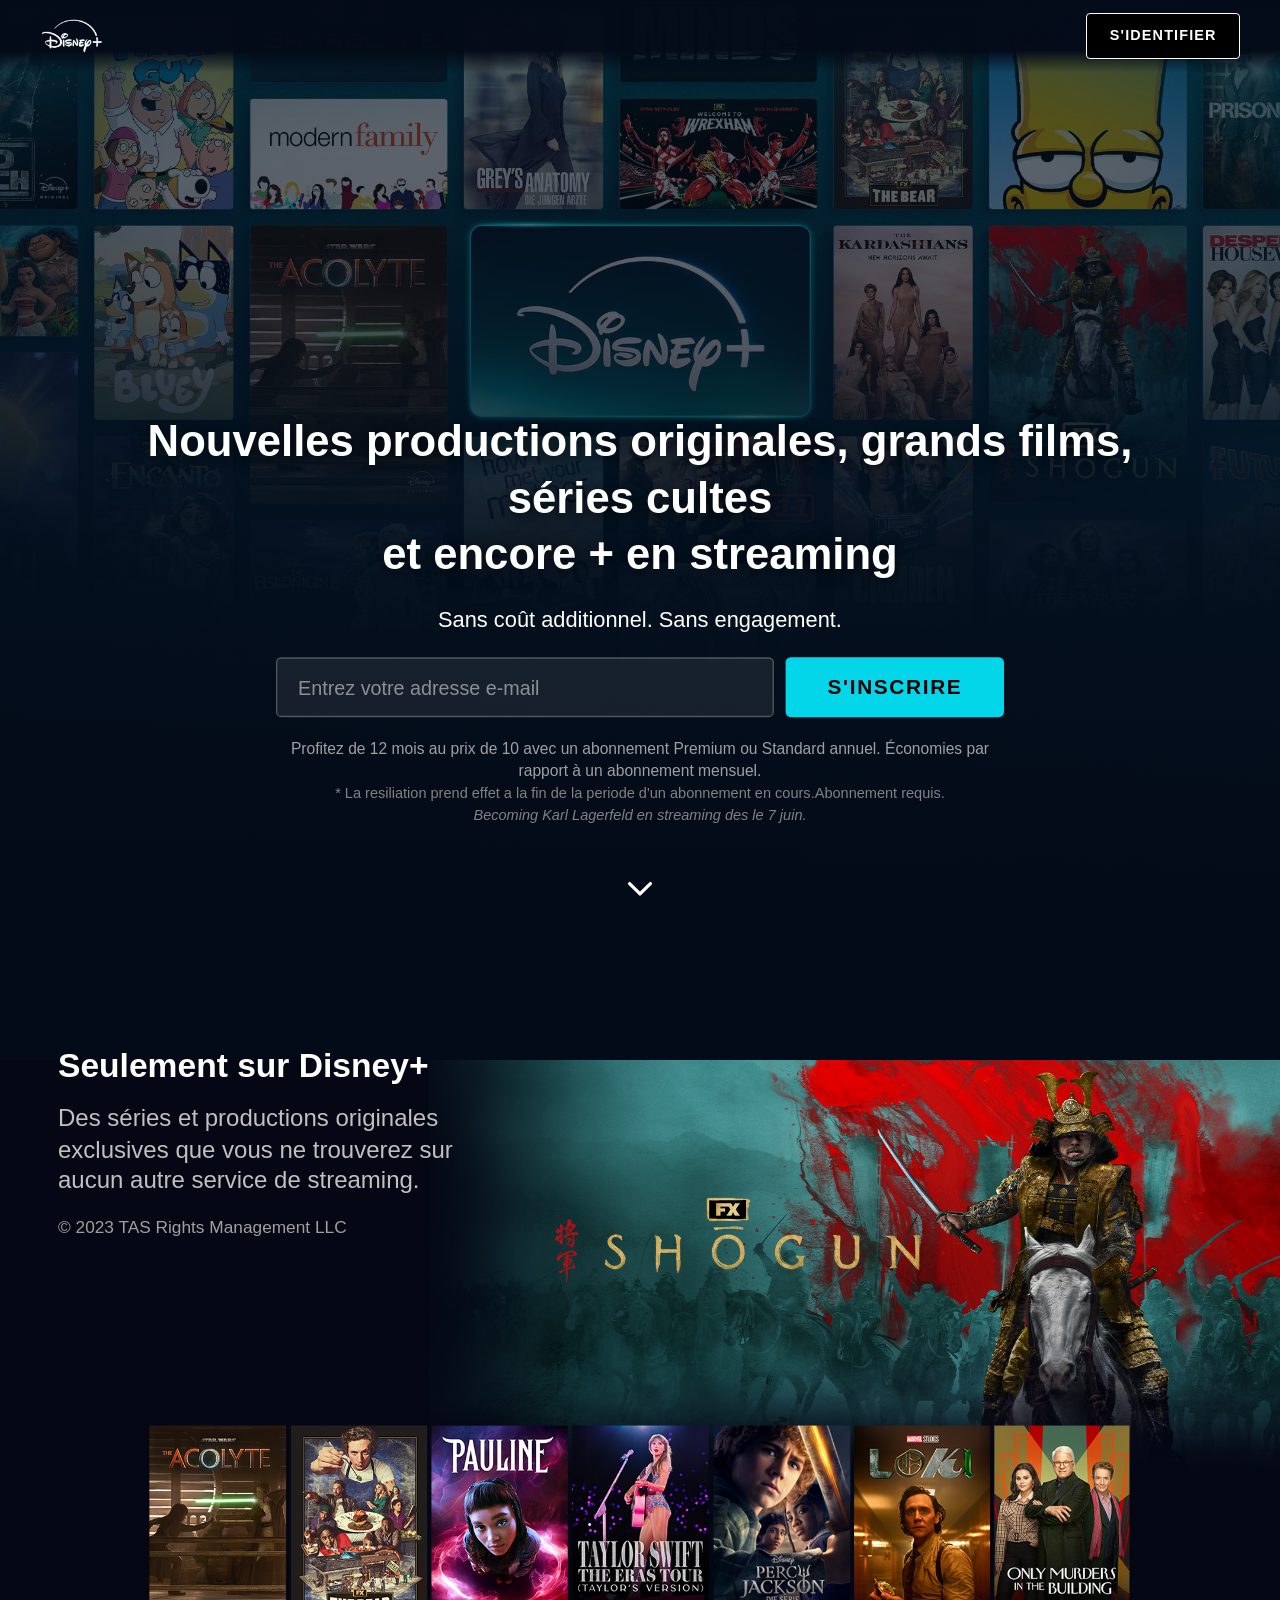
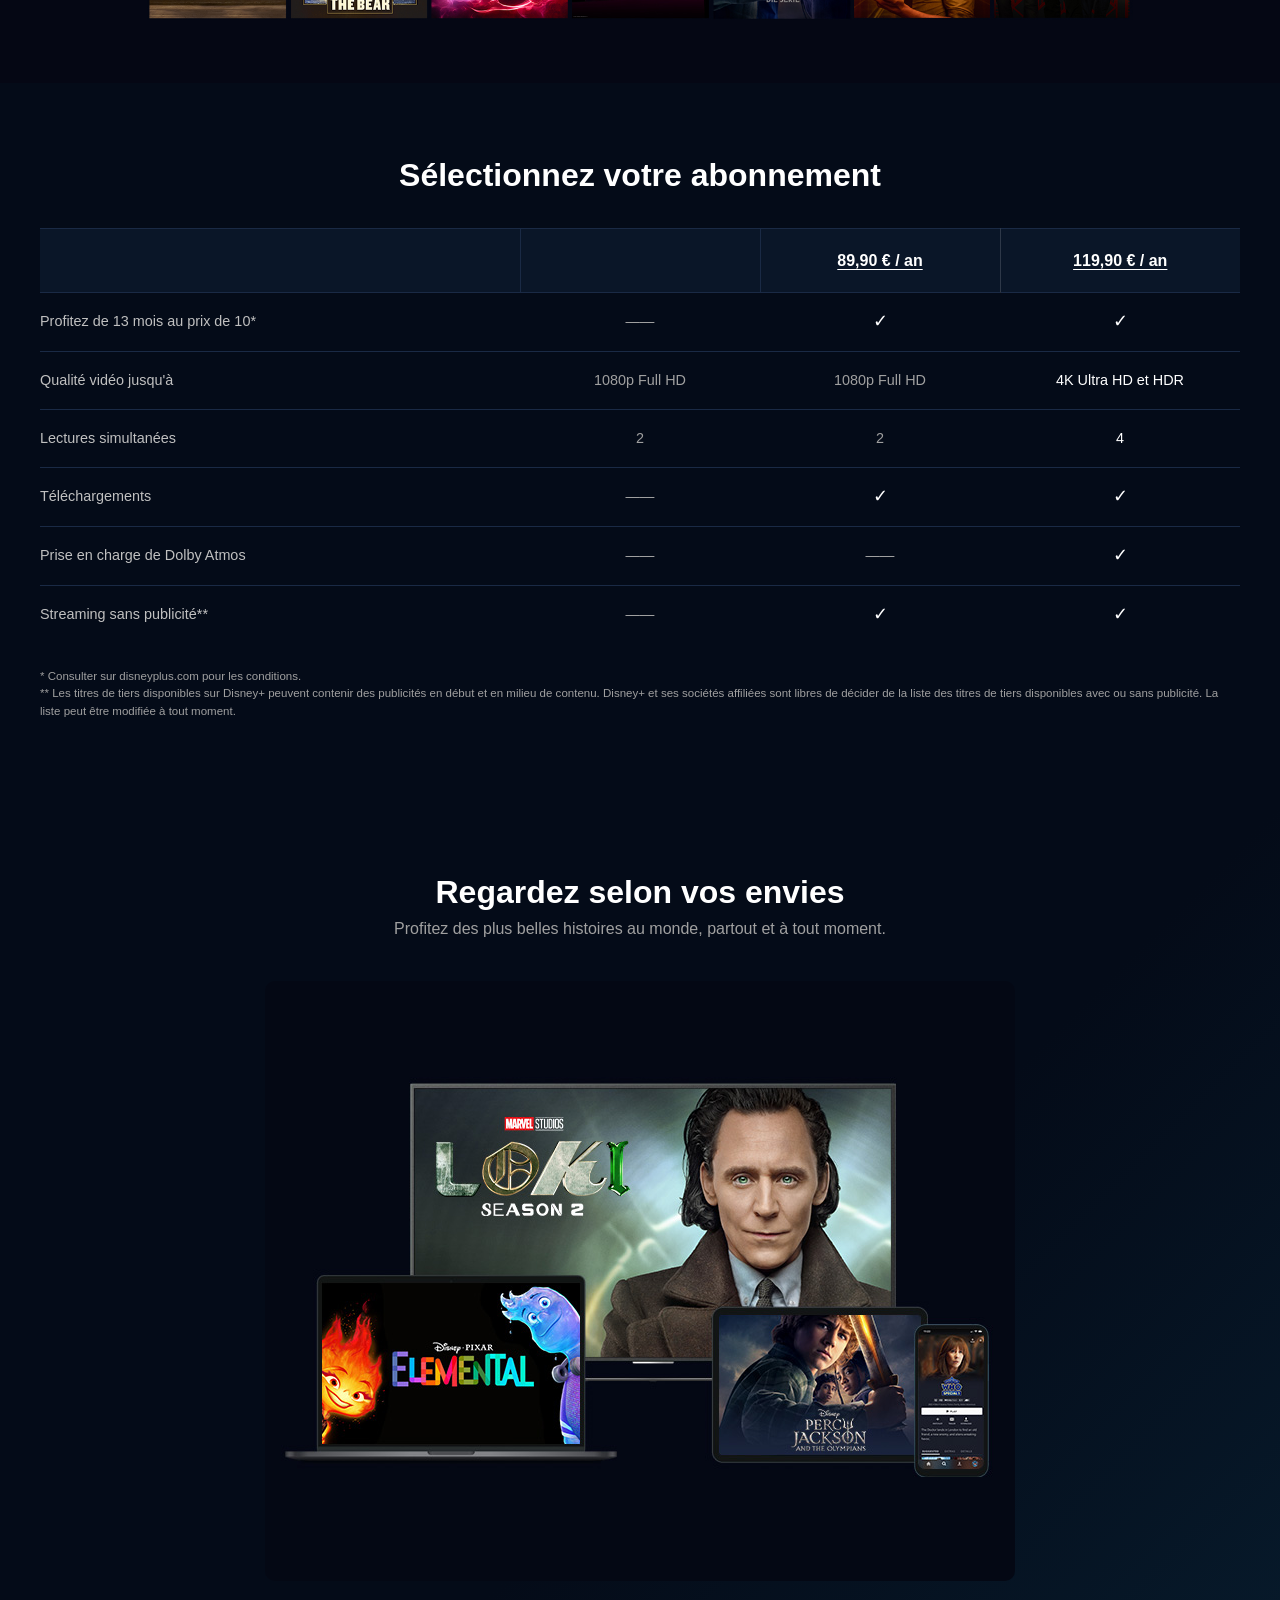
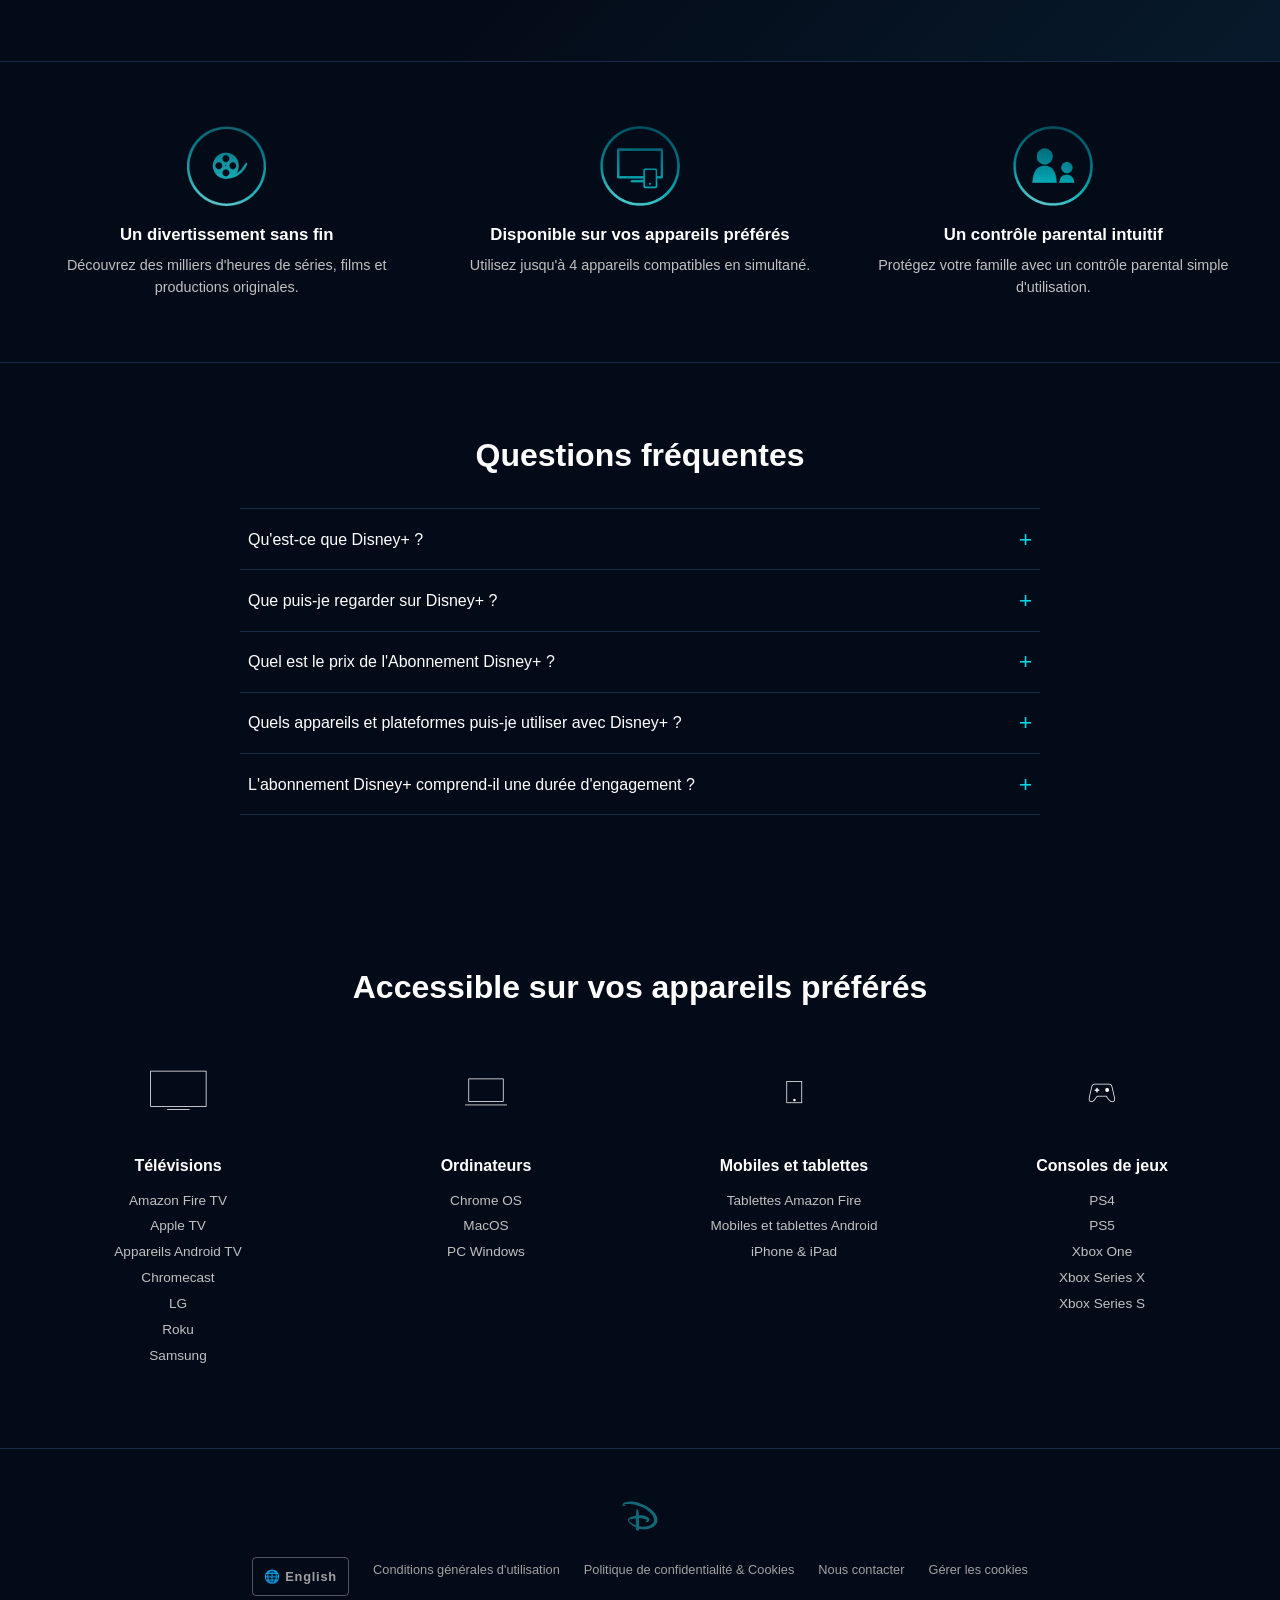
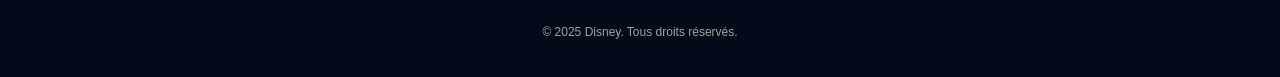
<file: index.html>
<!DOCTYPE html>
<html lang="fr">

<head>
  <meta charset="UTF-8" />
  <meta name="viewport" content="width=device-width, initial-scale=1.0" />
  <meta name="description"
    content="Disney+ – Nouvelles productions originales, grands films, séries cultes et encore + en streaming. Sans coût additionnel. Sans engagement." />
  <meta name="keywords"
    content="Disney+, streaming, films, séries, abonnement, Disney, Marvel, Star Wars, Pixar, National Geographic" />
  <title>Disney+ | Abonnement Streaming | Films, Séries, Originaux</title>
  <link rel="icon" type="image/x-icon" href="img/favicon-v2.ico" />
  <link rel="stylesheet" href="style.css" />
  <link rel="alternate" hreflang="en" href="index-en.html" />
</head>

<body>

  <!-- HEADER / NAV -->
  <header class="site-header">
    <nav class="navbar">
      <a href="index.html" class="nav-logo">
        <img src="img/grand-logo-disney-plus.png" alt="Disney+" class="logo-img" />
      </a>
      <div class="nav-right">
        <a href="developpement.html" class="btn inscrire">S'IDENTIFIER</a>
      </div>
    </nav>
  </header>

  <main>

    <!-- HERO SECTION -->
    <section class="hero" id="hero">
      <div class="hero-bg-grid">
        <img src="img/original_2.jpeg" alt="Série" class="grid-img" />
      </div>
      <div class="hero-overlay"></div>
      <div class="hero-content">
        <h1 class="hero-title">Nouvelles productions originales, grands films, séries cultes<br />et encore + en
          streaming</h1>
        <p class="hero-sub">Sans coût additionnel. Sans engagement.</p>
        <form class="hero-form" id="subscribe" novalidate>
          <label for="email" class="sr-only">Adresse e-mail</label>
          <input type="email" id="email" name="email" class="hero-input" placeholder="Entrez votre adresse e-mail"
            required />
          <button type="submit" class="btn btn-primary btn-large">S'INSCRIRE</button>
        </form>
        <p class="hero-legal">Profitez de 12 mois au prix de 10 avec un abonnement Premium ou Standard annuel. Économies
          par rapport à un abonnement mensuel.<br /><small>* La resiliation prend effet a la fin de la periode d'un
            abonnement en cours.Abonnement requis.</small><br><i><small>Becoming Karl Lagerfeld en streaming des le 7
              juin.</small></i></p>
        <a href="#plans" class="scroll-arrow" aria-label="Voir les abonnements">
          <svg width="32" height="32" viewBox="0 0 32 32" fill="none">
            <path d="M8 13l8 8 8-8" stroke="white" stroke-width="2.5" stroke-linecap="round" stroke-linejoin="round" />
          </svg>
        </a>
      </div>
    </section>

    <!-- EXCLUSIVE SECTION -->
    <section class="exclusive-section">
      <div class="exclusive-inner">
        <div class="exclusive-text">
          <span class="exclusive-label">Seulement sur Disney+</span>
          <p class="exclusive-desc">Des séries et productions originales exclusives que vous ne trouverez sur aucun
            autre service de streaming.</p>
          <p class="exclusive-copy-small">© 2023 TAS Rights Management LLC</p>
        </div>
        <div class="exclusive-hero-img">
          <img src="img/original_4.jpeg" alt="Shogun – Seulement sur Disney+" />
        </div>
      </div>

      <!-- PLANS SECTION -->
      <section class="plans-section" id="plans">
        <h2 class="section-title">Sélectionnez votre abonnement</h2>
        <div class="plans-table-wrapper">
          <table class="plans-table" role="table" aria-label="Tableau des abonnements Disney+">
            <tbody>
              <tr class="plans-header-row">
                <td class="feature-col"></td>
                <td class="plan-col"></td>
                <td class="plan-col plan-price-cell"><span class="plan-price">89,90 € / an</span></td>
                <td class="plan-col plan-col--highlight plan-price-cell"><span class="plan-price">119,90 € / an</span>
                </td>
              </tr>
              <tr>
                <td class="feature-label">Profitez de 13 mois au prix de 10*</td>
                <td class="plan-val">——</td>
                <td class="plan-val"><span class="check-icon">✓</span></td>
                <td class="plan-val plan-val--highlight"><span class="check-icon">✓</span></td>
              </tr>
              <tr>
                <td class="feature-label">Qualité vidéo jusqu'à</td>
                <td class="plan-val">1080p Full HD</td>
                <td class="plan-val">1080p Full HD</td>
                <td class="plan-val plan-val--highlight">4K Ultra HD et HDR</td>
              </tr>
              <tr>
                <td class="feature-label">Lectures simultanées</td>
                <td class="plan-val">2</td>
                <td class="plan-val">2</td>
                <td class="plan-val plan-val--highlight">4</td>
              </tr>
              <tr>
                <td class="feature-label">Téléchargements</td>
                <td class="plan-val">——</td>
                <td class="plan-val"><span class="check-icon">✓</span></td>
                <td class="plan-val plan-val--highlight"><span class="check-icon">✓</span></td>
              </tr>
              <tr>
                <td class="feature-label">Prise en charge de Dolby Atmos</td>
                <td class="plan-val">——</td>
                <td class="plan-val">——</td>
                <td class="plan-val plan-val--highlight"><span class="check-icon">✓</span></td>
              </tr>
              <tr>
                <td class="feature-label">Streaming sans publicité**</td>
                <td class="plan-val">——</td>
                <td class="plan-val"><span class="check-icon">✓</span></td>
                <td class="plan-val plan-val--highlight"><span class="check-icon">✓</span></td>
              </tr>
            </tbody>
          </table>
        </div>
        <p class="plans-legal">* Consulter sur disneyplus.com pour les conditions.<br />** Les titres de tiers
          disponibles sur Disney+ peuvent contenir des publicités en début et en milieu de contenu. Disney+ et ses
          sociétés affiliées sont libres de décider de la liste des titres de tiers disponibles avec ou sans publicité.
          La liste peut être modifiée à tout moment.</p>
      </section>

      <!-- WATCH SECTION -->
      <section class="watch-section">
        <h2 class="section-title">Regardez selon vos envies</h2>
        <p class="section-sub">Profitez des plus belles histoires au monde, partout et à tout moment.</p>
        <div class="watch-devices">
          <img src="img/original_1.jpeg" alt="Regardez Disney+ sur tous vos appareils" class="devices-img" />
        </div>
      </section>

      <!-- FEATURES SECTION -->
      <section class="features-section">
        <div class="features-grid">
          <div class="feature-card">
            <img src="img/logo-bobine-film.png" alt="Bobine" class="feature-icon" aria-hidden="true" />
            <h3 class="feature-title">Un divertissement sans fin</h3>
            <p class="feature-text">Découvrez des milliers d'heures de séries, films et productions originales.</p>
          </div>
          <div class="feature-card">
            <img src="img/logo-ecran-couleur.png" alt="Écran" class="feature-icon" aria-hidden="true" />
            <h3 class="feature-title">Disponible sur vos appareils préférés</h3>
            <p class="feature-text">Utilisez jusqu'à 4 appareils compatibles en simultané.</p>
          </div>
          <div class="feature-card">
            <img src="img/original_9.png" alt="Contrôle parental" class="feature-icon" aria-hidden="true" />
            <h3 class="feature-title">Un contrôle parental intuitif</h3>
            <p class="feature-text">Protégez votre famille avec un contrôle parental simple d'utilisation.</p>
          </div>
        </div>
      </section>

      <!-- FAQ SECTION -->
      <section class="faq-section">
        <h2 class="section-title">Questions fréquentes</h2>
        <div class="faq-list" role="list">
          <details class="faq-item" role="listitem">
            <summary class="faq-question">Qu'est-ce que Disney+ ?</summary>
            <div class="faq-answer">Disney+ est la destionation des univers Disney,Pixar,Marvel,Star Wars,National
              Geographic,Star et encore+</div>
          </details>
          <details class="faq-item" role="listitem">
            <summary class="faq-question">Que puis-je regarder sur Disney+ ?</summary>
            <div class="faq-answer">Disney+ vous offre une collection d'histoires qui ne cesse de s'agrandir :
              <li>Des Series et des films originaux exclusifs</li>
              <li>Des Classiques intemporels aux succes recents realises par Walt Disney Animation Studios</li>
              <li>Toujours plus de divertissement qvec des comedies, des drames, des histoires inspirees de faits reels
                et tant d'autres contenus</li>
              <li>Des histoires emouvantes et pour tous les ages animees par les talentueux artistes de Pixar</li>
              <li>Toute la saga Star Wars et une grande partie de l'univers cinématographique Marvel</li>
              <li>Des documents Nationalk Geographic,sans oublier des productions speciales et bien plus encore</li>
            </div>
          </details>
          <details class="faq-item" role="listitem">
            <summary class="faq-question">Quel est le prix de l'Abonnement Disney+ ?</summary>
            <div class="faq-answer">Vous pouvez choisir parmi les trois niveaux d'abonnements a Disney+ :
              <li>Premium (11,99 €/mois ou 119,90 €/an): Résolution jusqu'à 4K Ultra HD et HDR. 4 lectures
                simultanées. Téléchargements pour lecture hors ligne jusqu'à 10 appareils. Son Dolby Atmos sur les
                contenus compatibles. Sans publicité.</li>
              <li>Standard (8,99 €/mois ou 89,90 €/an): Résolution jusqu'à 1080p Full HD. 2 lectures simultanées.
                Téléchargements pour lecture hors ligne jusqu'à 10 appareils. Son surround 5.1 sur les contenus
                compatibles. Sans publicité.</li>
              <li>Standard avec pub (5,99 €/mois): Résolution jusqu'à 1080p Full HD. 2 lectures simultanées. Son
                surround 5.1 sur les contenus compatibles.</il>
                <br>À la fin de votre période d'abonnement, votre abonnement sera renouvelé automatiquement pour la même
                période au tarif Premium alors en vigueur (actuellement ceux indiqués ci-dessus), sauf si vous le
                résiliez
                avant ou si
                vous sélectionnez une autre offre.
                <br>Vous pouvez également offrir un an de Disney+ à un ami ou un membre de votre famille en cliquant
                ici.
                <br>Toutes les offres d'abonnements peuvent inclure des bandes-annonces pour nos films de cinéma, la
                promotion de produits et services Disney, des messages de parrainage et autres contenus promotionnels
                limités. La qualité audio et vidéo dépend du débit Internet et des capacités de votre appareil.
                Abonnement
                Standard avec pub : pas disponible sur certains appareils, et ne permet pas les téléchargements.

            </div>
          </details>
          <details class="faq-item" role="listitem">
            <summary class="faq-question">Quels appareils et plateformes puis-je utiliser avec Disney+ ?</summary>
            <div class="faq-answer">Disney+ est accessible sur mobiles, navigateurs Web, consoles de jeux, décodeurs TV
              et TV connectées. Cliquez ici pour retrouver la liste complète des appareils compatibles.</div>
          </details>
          <details class="faq-item" role="listitem">
            <summary class="faq-question">L'abonnement Disney+ comprend-il une durée d'engagement ?</summary>
            <div class="faq-answer">L'abonnement Disney+ comprend-il une durée d'engagement?
              Disney+ est sans engagement et vous pouvez annuler votre abonnement quand vous le souhaitez. L'annulation
              sera effective à la fin de la période pour laquelle vous avez payé. Pour vous désabonner, suivez ces 6
              étapes:
              <br>
              <ol>
                <li>Identifiez-vous sur www.DisneyPlus.com</li>
                <li>Sélectionnez votre profil</li>
                <li>Sélectionnez Compte</li>
                <li>Sélectionnez Abonnement</li>
                <li>Sélectionnez Résilier l'abonnement</li>
                <li>Sélectionnez Continuer pour résilier</li>
                <br>Pour plus d'informations, cliquez ici.
              </ol>
            </div>
          </details>
        </div>
      </section>

      <!-- DEVICES SECTION -->
      <section class="devices-section">
        <h2 class="section-title">Accessible sur vos appareils préférés</h2>
        <div class="devices-grid">
          <div class="device-item">
            <img src="img/logo-television.png" alt="Télévisions" class="device-icon" />
            <h3 class="device-name">Télévisions</h3>
            <ul class="device-list">
              <li>Amazon Fire TV</li>
              <li>Apple TV</li>
              <li>Appareils Android TV</li>
              <li>Chromecast</li>
              <li>LG</li>
              <li>Roku</li>
              <li>Samsung</li>
            </ul>
          </div>
          <div class="device-item">
            <img src="img/logo-ecran-ordinateur.png" alt="Ordinateurs" class="device-icon" />
            <h3 class="device-name">Ordinateurs</h3>
            <ul class="device-list">
              <li>Chrome OS</li>
              <li>MacOS</li>
              <li>PC Windows</li>
            </ul>
          </div>
          <div class="device-item">
            <img src="img/logo-tablet.png" alt="Mobiles et tablettes" class="device-icon" />
            <h3 class="device-name">Mobiles et tablettes</h3>
            <ul class="device-list">
              <li>Tablettes Amazon Fire</li>
              <li>Mobiles et tablettes Android</li>
              <li>iPhone &amp; iPad</li>
            </ul>
          </div>
          <div class="device-item">
            <img src="img/logo-manette.png" alt="Consoles de jeux" class="device-icon" />
            <h3 class="device-name">Consoles de jeux</h3>
            <ul class="device-list">
              <li>PS4</li>
              <li>PS5</li>
              <li>Xbox One</li>
              <li>Xbox Series X</li>
              <li>Xbox Series S</li>
            </ul>
          </div>
        </div>
      </section>

  </main>

  <!-- FOOTER -->
  <footer class="site-footer">
    <div class="footer-logo">
      <img src="img/logo-disney.svg" alt="Disney+" class="footer-disney-logo" />
    </div>
    <nav class="footer-nav" aria-label="Navigation du pied de page">
      <a href="index-en.html" class="lang-switch footer-lang">🌐 English</a>
      <a href="#">Conditions générales d'utilisation</a>
      <a href="#">Politique de confidentialité &amp; Cookies</a>
      <a href="#">Nous contacter</a>
      <a href="#">Gérer les cookies</a>
    </nav>
    <p class="footer-legal">© 2025 Disney. Tous droits réservés.</p>
  </footer>

  <script src="script.js"></script>
</body>

</html>
</file>
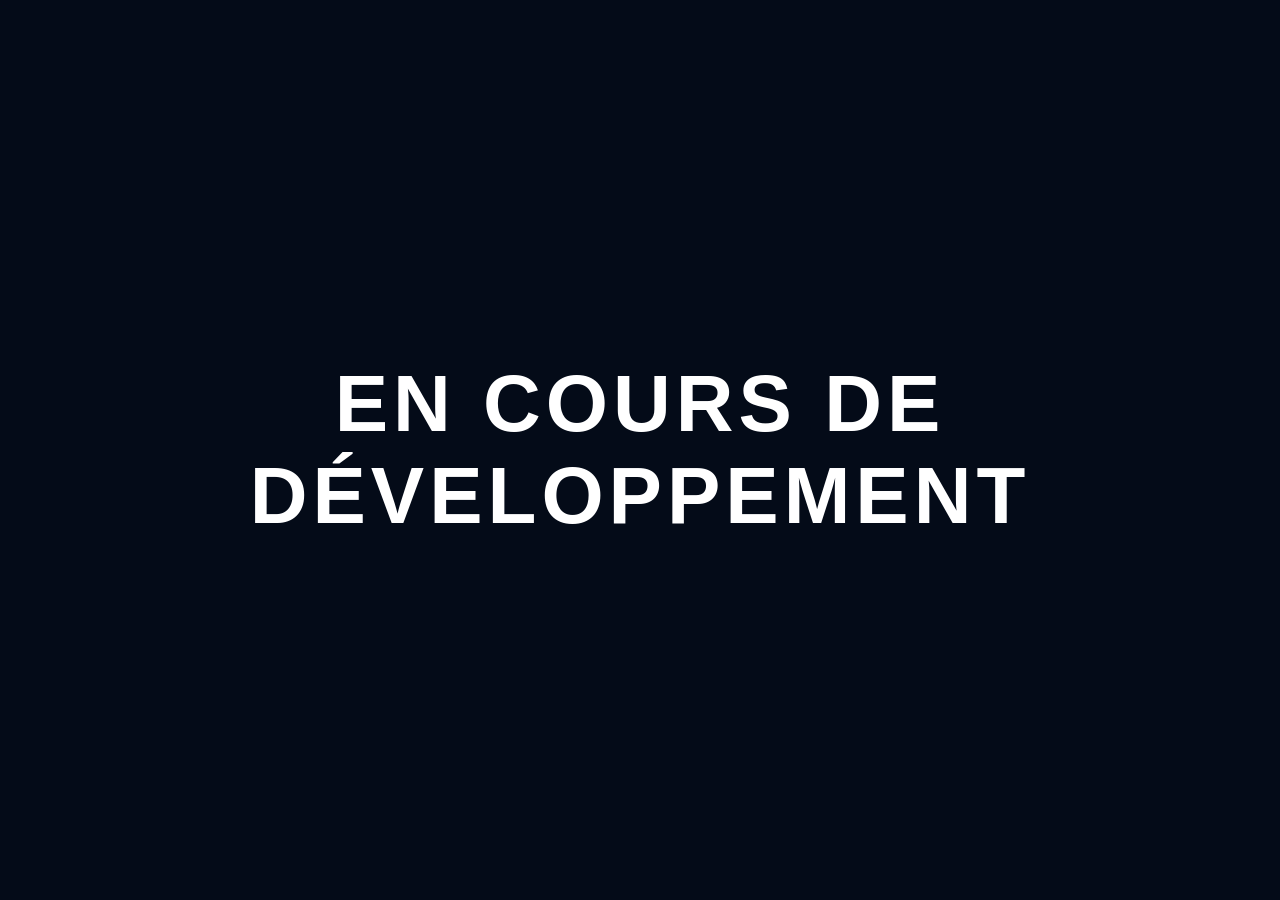
<file: developpement.html>
<!DOCTYPE html>
<html lang="fr">
<head>
    <meta charset="UTF-8">
    <title>En cours de développement</title>

    <style>
        * {
            margin: 0;
            padding: 0;
            box-sizing: border-box;
        }

        body {
            height: 100vh;
            background-color: #040b18;
            display: flex;
            justify-content: center;
            align-items: center;
            font-family: roboto, sans-serif;
        }

        h1 {
            color: white;
            font-size: 80px;
            text-align: center;
            letter-spacing: 5px;
        }
    </style>
</head>

<body>
    <h1>EN COURS DE DÉVELOPPEMENT</h1>
</body>
</html>
</file>
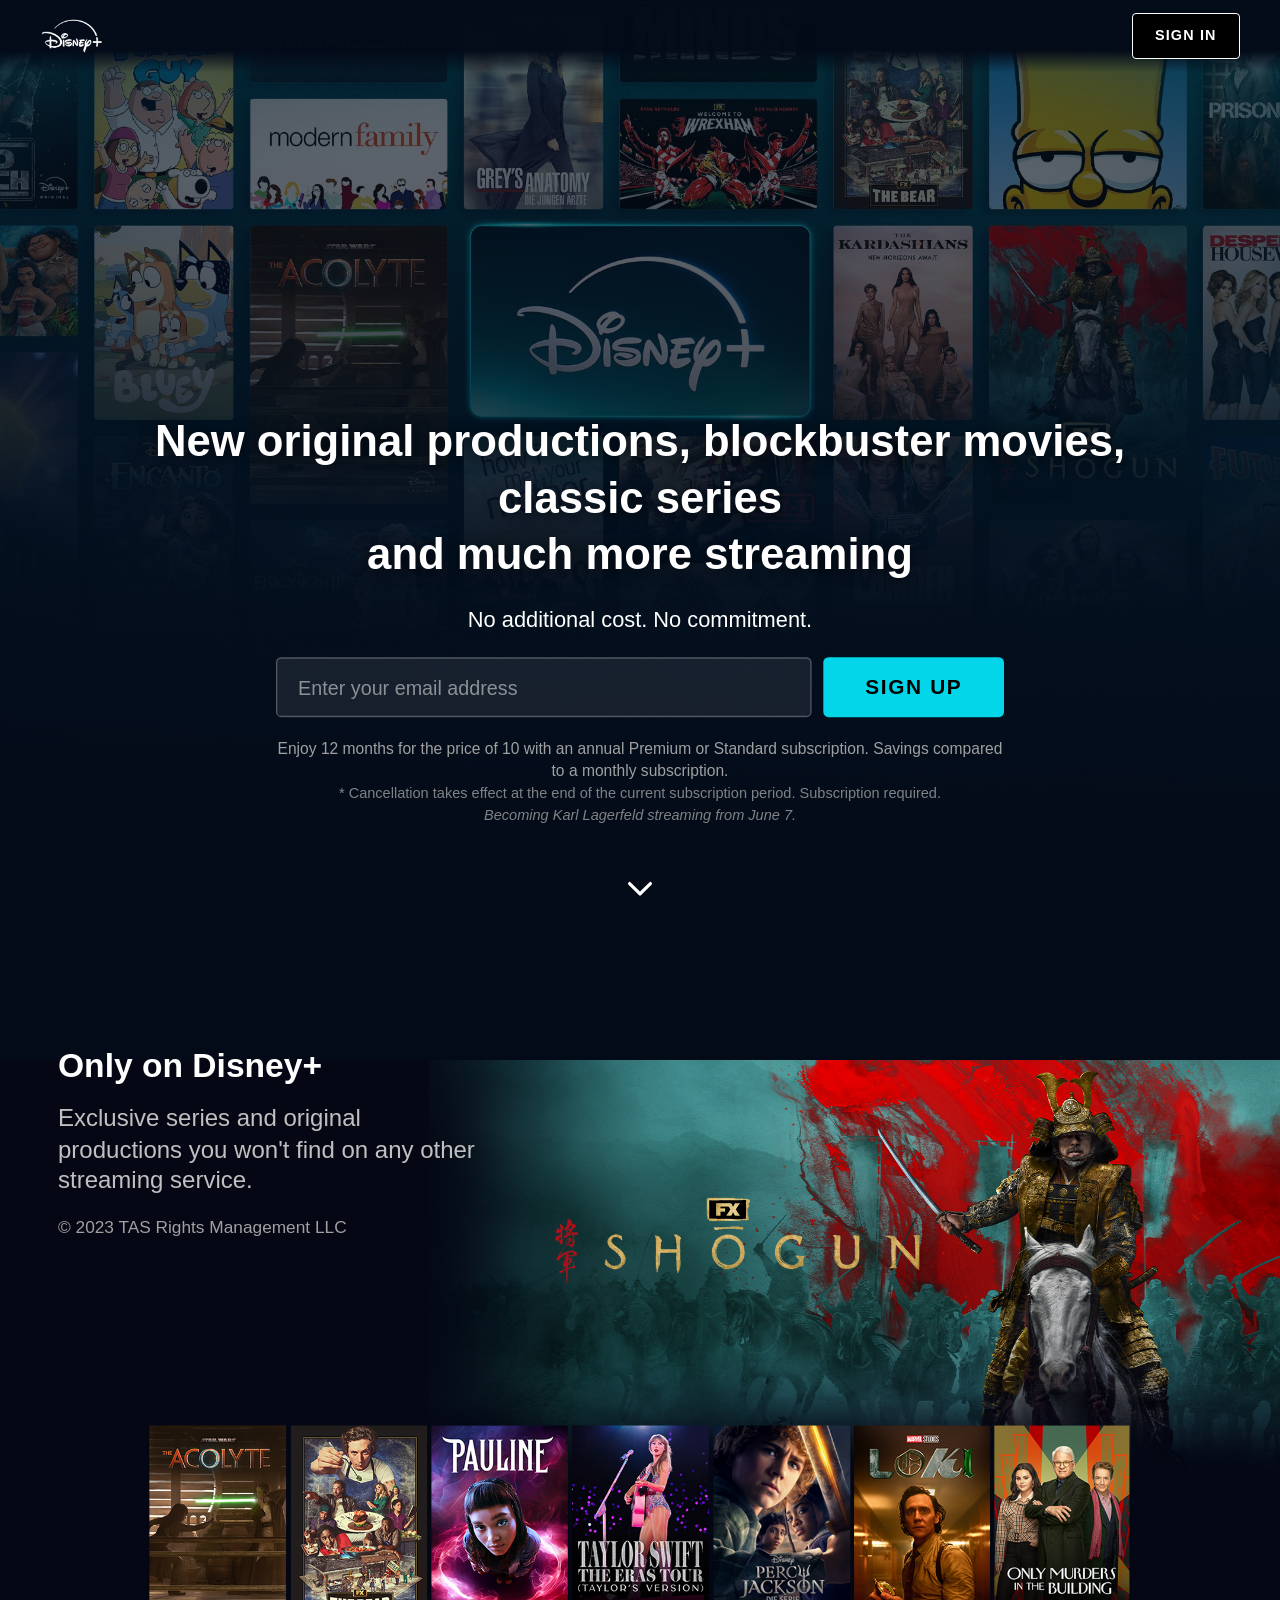
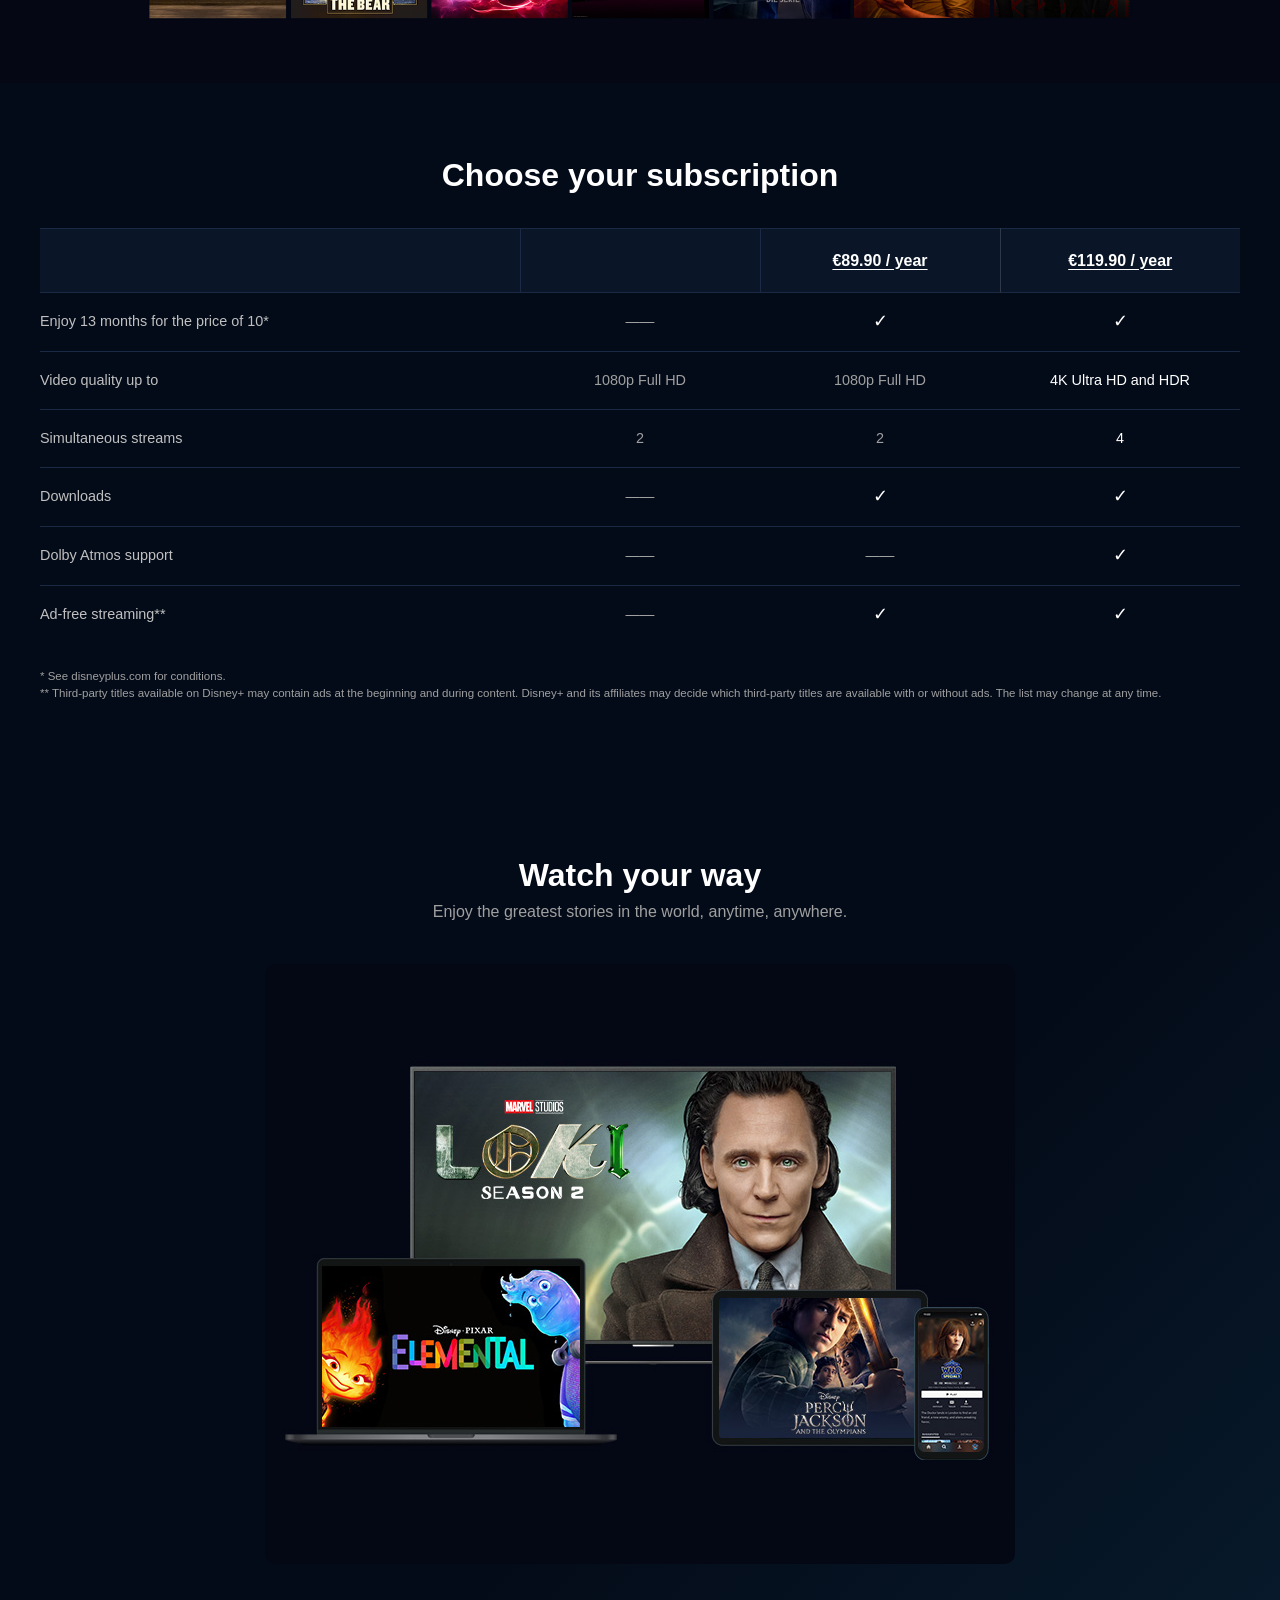
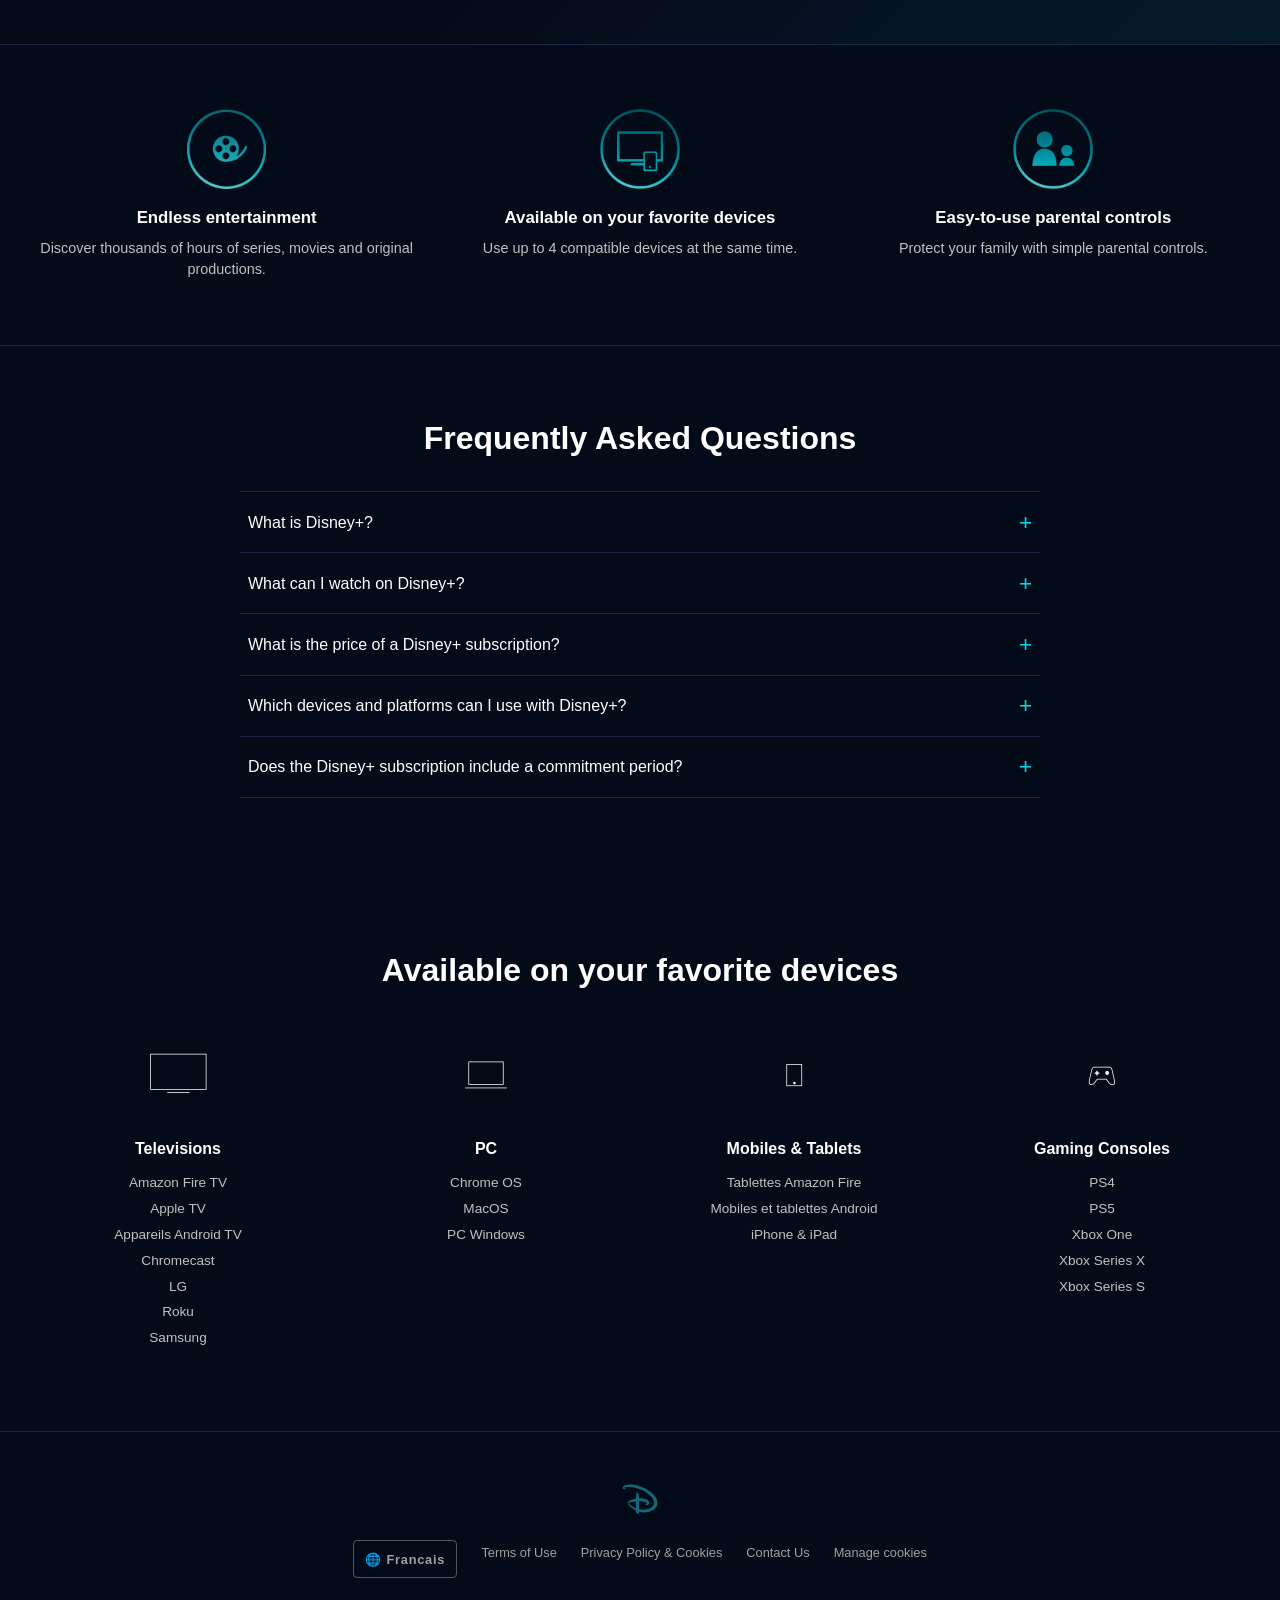
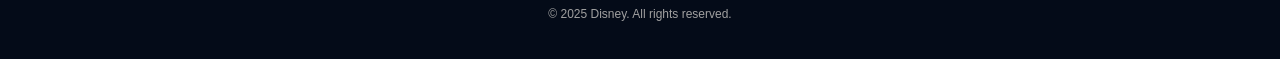
<file: index-en.html>
<!DOCTYPE html>
<html lang="fr">

<head>
  <meta charset="UTF-8" />
  <meta name="viewport" content="width=device-width, initial-scale=1.0" />
  <meta name="description"
    content="Disney+ – New original productions, blockbuster movies, classic series and more streaming. No additional cost. No commitment." />
  <meta name="keywords"
    content="Disney+, streaming, movies, series, subscription, Disney, Marvel, Star Wars, Pixar, National Geographic" />
  <title>Disney+ | Streaming Subscription | Movies, Series, Originals</title>
  <link rel="icon" type="image/x-icon" href="img/favicon-v2.ico" />
  <link rel="stylesheet" href="style.css" />
  <link rel="alternate" hreflang="en" href="index-en.html" />
</head>

<body>

  <!-- HEADER / NAV -->
  <header class="site-header">
    <nav class="navbar">
      <a href="index.html" class="nav-logo">
        <img src="img/grand-logo-disney-plus.png" alt="Disney+" class="logo-img" />
      </a>
      <div class="nav-right">
        <a href="developpement.html" class="btn inscrire">SIGN IN</a>
      </div>
    </nav>
  </header>

  <main>

    <!-- HERO SECTION -->
    <section class="hero" id="hero">
      <div class="hero-bg-grid">
        <img src="img/original_2.jpeg" alt="Series" class="grid-img" />
      </div>
      <div class="hero-overlay"></div>
      <div class="hero-content">
        <h1 class="hero-title">New original productions, blockbuster movies, classic series<br />and much more streaming
        </h1>
        <p class="hero-sub">No additional cost. No commitment.</p>
        <form class="hero-form" id="subscribe" novalidate>
          <label for="email" class="sr-only">Email address</label>
          <input type="email" id="email" name="email" class="hero-input" placeholder="Enter your email address"
            required />
          <button type="submit" class="btn btn-primary btn-large">SIGN UP</button>
        </form>
        <p class="hero-legal">Enjoy 12 months for the price of 10 with an annual Premium or Standard subscription.
          Savings compared to a monthly subscription.<br /><small>* Cancellation takes effect at the end of the current
            subscription period. Subscription required.</small><br><i><small>Becoming Karl Lagerfeld streaming from June
              7.</small></i></p>
        <a href="#plans" class="scroll-arrow" aria-label="View subscriptions">
          <svg width="32" height="32" viewBox="0 0 32 32" fill="none">
            <path d="M8 13l8 8 8-8" stroke="white" stroke-width="2.5" stroke-linecap="round" stroke-linejoin="round" />
          </svg>
        </a>
      </div>
    </section>

    <!-- EXCLUSIVE SECTION -->
    <section class="exclusive-section">
      <div class="exclusive-inner">
        <div class="exclusive-text">
          <span class="exclusive-label">Only on Disney+</span>
          <p class="exclusive-desc">Exclusive series and original productions you won't find on any other streaming
            service.</p>
          <p class="exclusive-copy-small">© 2023 TAS Rights Management LLC</p>
        </div>
        <div class="exclusive-hero-img">
          <img src="img/original_4.jpeg" alt="Shogun – Only on Disney+" />
        </div>
      </div>

      <!-- PLANS SECTION -->
      <section class="plans-section" id="plans">
        <h2 class="section-title">Choose your subscription</h2>
        <div class="plans-table-wrapper">
          <table class="plans-table" role="table" aria-label="Disney+ subscription table">
            <tbody>
              <tr class="plans-header-row">
                <td class="feature-col"></td>
                <td class="plan-col"></td>
                <td class="plan-col plan-price-cell"><span class="plan-price">€89.90 / year</span></td>
                <td class="plan-col plan-col--highlight plan-price-cell"><span class="plan-price">€119.90 / year</span>
                </td>
              </tr>
              <tr>
                <td class="feature-label">Enjoy 13 months for the price of 10*</td>
                <td class="plan-val">——</td>
                <td class="plan-val"><span class="check-icon">✓</span></td>
                <td class="plan-val plan-val--highlight"><span class="check-icon">✓</span></td>
              </tr>
              <tr>
                <td class="feature-label">Video quality up to</td>
                <td class="plan-val">1080p Full HD</td>
                <td class="plan-val">1080p Full HD</td>
                <td class="plan-val plan-val--highlight">4K Ultra HD and HDR</td>
              </tr>
              <tr>
                <td class="feature-label">Simultaneous streams</td>
                <td class="plan-val">2</td>
                <td class="plan-val">2</td>
                <td class="plan-val plan-val--highlight">4</td>
              </tr>
              <tr>
                <td class="feature-label">Downloads</td>
                <td class="plan-val">——</td>
                <td class="plan-val"><span class="check-icon">✓</span></td>
                <td class="plan-val plan-val--highlight"><span class="check-icon">✓</span></td>
              </tr>
              <tr>
                <td class="feature-label">Dolby Atmos support</td>
                <td class="plan-val">——</td>
                <td class="plan-val">——</td>
                <td class="plan-val plan-val--highlight"><span class="check-icon">✓</span></td>
              </tr>
              <tr>
                <td class="feature-label">Ad-free streaming**</td>
                <td class="plan-val">——</td>
                <td class="plan-val"><span class="check-icon">✓</span></td>
                <td class="plan-val plan-val--highlight"><span class="check-icon">✓</span></td>
              </tr>
            </tbody>
          </table>
        </div>
        <p class="plans-legal">* See disneyplus.com for conditions.<br />** Third-party titles available on Disney+ may
          contain ads at the beginning and during content. Disney+ and its affiliates may decide which third-party
          titles are available with or without ads. The list may change at any time.</p>
      </section>

      <!-- WATCH SECTION -->
      <section class="watch-section">
        <h2 class="section-title">Watch your way</h2>
        <p class="section-sub">Enjoy the greatest stories in the world, anytime, anywhere.</p>
        <div class="watch-devices">
          <img src="img/original_1.jpeg" alt="Watch Disney+ on all your devices" class="devices-img" />
        </div>
      </section>

      <!-- FEATURES SECTION -->
      <section class="features-section">
        <div class="features-grid">
          <div class="feature-card">
            <img src="img/logo-bobine-film.png" alt="Film reel" class="feature-icon" aria-hidden="true" />
            <h3 class="feature-title">Endless entertainment</h3>
            <p class="feature-text">Discover thousands of hours of series, movies and original productions.</p>
          </div>
          <div class="feature-card">
            <img src="img/logo-ecran-couleur.png" alt="Screen" class="feature-icon" aria-hidden="true" />
            <h3 class="feature-title">Available on your favorite devices</h3>
            <p class="feature-text">Use up to 4 compatible devices at the same time.</p>
          </div>
          <div class="feature-card">
            <img src="img/original_9.png" alt="Parental control" class="feature-icon" aria-hidden="true" />
            <h3 class="feature-title">Easy-to-use parental controls</h3>
            <p class="feature-text">Protect your family with simple parental controls.</p>
          </div>
        </div>
      </section>

      <!-- FAQ SECTION -->
      <section class="faq-section">
        <h2 class="section-title">Frequently Asked Questions</h2>
        <div class="faq-list" role="list">
          <details class="faq-item" role="listitem">
            <summary class="faq-question">What is Disney+?</summary>
            <div class="faq-answer">Disney+ is the home of Disney, Pixar, Marvel, Star Wars, National Geographic, Star,
              and more+</div>
          </details>
          <details class="faq-item" role="listitem">
            <summary class="faq-question">What can I watch on Disney+?</summary>
            <div class="faq-answer">Disney+ offers you a constantly growing collection of stories:
              <li>Exclusive original series and movies</li>
              <li>Timeless classics and recent hits produced by Walt Disney Animation Studios</li>
              <li>Even more entertainment with comedies, dramas, true-story-inspired content, and much more</li>
              <li>Heartwarming stories for all ages brought to life by Pixar’s talented artists</li>
              <li>The entire Star Wars saga and a large part of the Marvel Cinematic Universe</li>
              <li>National Geographic documentaries, along with special productions and much more</li>
            </div>
          </details>
          <details class="faq-item" role="listitem">
            <summary class="faq-question">What is the price of a Disney+ subscription?</summary>
            <div class="faq-answer">You can choose from three Disney+ subscription plans:
              <li>Premium (€11.99/month or €119.90/year): Up to 4K Ultra HD and HDR resolution. 4 simultaneous streams.
                Downloads on up to 10 devices. Dolby Atmos audio on supported content. Ad-free.</li>
              <li>Standard (€8.99/month or €89.90/year): Up to 1080p Full HD resolution. 2 simultaneous streams.
                Downloads on up to 10 devices. 5.1 surround sound on supported content. Ad-free.</li>
              <li>Standard with ads (€5.99/month): Up to 1080p Full HD resolution. 2 simultaneous streams. 5.1 surround
                sound on supported content.</il>
                <br>At the end of your subscription period, your subscription will automatically renew for the same
                duration at the Premium rate in effect at that time (currently those listed above), unless you cancel
                beforehand or select another plan.
                <br>You can also gift a one-year Disney+ subscription to a friend or family member by clicking here.
                <br>All subscription plans may include trailers for our theatrical releases, promotion of Disney
                products and services, sponsorship messages, and other limited promotional content. Audio and video
                quality depend on your internet connection and device capabilities. Standard with ads: not available on
                certain devices and does not allow downloads.
            </div>
          </details>
          <details class="faq-item" role="listitem">
            <summary class="faq-question">Which devices and platforms can I use with Disney+?</summary>
            <div class="faq-answer">Disney+ is available on mobile devices, web browsers, game consoles, TV boxes, and
              smart TVs. Click here to see the full list of supported devices.</div>
          </details>
          <details class="faq-item" role="listitem">
            <summary class="faq-question">Does the Disney+ subscription include a commitment period?</summary>
            <div class="faq-answer">Does the Disney+ subscription include a commitment period?
              Disney+ has no commitment, and you can cancel your subscription at any time. Cancellation will take effect
              at the end of the billing period. To unsubscribe, follow these 6 steps:
              <br>
              <ol>
                <li>Log in to www.DisneyPlus.com</li>
                <li>Select your profile</li>
                <li>Select Account</li>
                <li>Select Subscription</li>
                <li>Select Cancel Subscription</li>
                <li>Select Continue to cancel</li>
                <br>For more information, click here.
              </ol>
            </div>
          </details>
        </div>
      </section>

      <!-- DEVICES SECTION -->
      <section class="devices-section">
        <h2 class="section-title">Available on your favorite devices</h2>
        <div class="devices-grid">
          <div class="device-item">
            <img src="img/logo-television.png" alt="Télévisions" class="device-icon" />
            <h3 class="device-name">Televisions</h3>
            <ul class="device-list">
              <li>Amazon Fire TV</li>
              <li>Apple TV</li>
              <li>Appareils Android TV</li>
              <li>Chromecast</li>
              <li>LG</li>
              <li>Roku</li>
              <li>Samsung</li>
            </ul>
          </div>
          <div class="device-item">
            <img src="img/logo-ecran-ordinateur.png" alt="Ordinateurs" class="device-icon" />
            <h3 class="device-name">PC</h3>
            <ul class="device-list">
              <li>Chrome OS</li>
              <li>MacOS</li>
              <li>PC Windows</li>
            </ul>
          </div>
          <div class="device-item">
            <img src="img/logo-tablet.png" alt="Mobiles et tablettes" class="device-icon" />
            <h3 class="device-name">Mobiles & Tablets</h3>
            <ul class="device-list">
              <li>Tablettes Amazon Fire</li>
              <li>Mobiles et tablettes Android</li>
              <li>iPhone &amp; iPad</li>
            </ul>
          </div>
          <div class="device-item">
            <img src="img/logo-manette.png" alt="Consoles de jeux" class="device-icon" />
            <h3 class="device-name">Gaming Consoles</h3>
            <ul class="device-list">
              <li>PS4</li>
              <li>PS5</li>
              <li>Xbox One</li>
              <li>Xbox Series X</li>
              <li>Xbox Series S</li>
            </ul>
          </div>
        </div>
      </section>

  </main>

  <!-- FOOTER -->
  <footer class="site-footer">
    <div class="footer-logo">
      <img src="img/logo-disney.svg" alt="Disney+" class="footer-disney-logo" />
    </div>
    <nav class="footer-nav" aria-label="Footer navigation">
      <a href="index.html" class="lang-switch footer-lang">🌐 Francais</a>
      <a href="#">Terms of Use</a>
      <a href="#">Privacy Policy &amp; Cookies</a>
      <a href="#">Contact Us</a>
      <a href="#">Manage cookies</a>
    </nav>
    <p class="footer-legal">© 2025 Disney. All rights reserved.</p>
  </footer>

  <script src="script.js"></script>
</body>

</html>
</file>
<file: style.css>
/* ===========================
   Disney+ – style.css
   =========================== */

/* ---------- RESET & BASE ---------- */
*, *::before, *::after { box-sizing: border-box; margin: 0; padding: 0; }

:root {
  --color-bg:         #040b18;
  --color-bg-section: #040b18;
  --color-surface:    #0a1628;
  --color-border:     #1a2a45;
  --color-primary:    #02D6E8;
  --color-primary-hv: #10B5C5;
  --color-primary-dk: #136878;
  --color-text:       rgb(192, 192, 192);
  --color-text-light: #ffffff;
  --color-text-dim:   rgb(160, 160, 160);
  --font-main:        'roboto', sans-serif;
  --font-size-base:   18px;
  --line-height:      25px;
  --radius:           4px;
  --max-width:        1200px;
  --transition:       0.25s ease;


}

html { scroll-behavior: smooth; }

body {
  background-color: var(--color-bg);
  color: var(--color-text);
  font-family: var(--font-main);
  font-size: var(--font-size-base);
  font-weight: 400;
  font-style: normal;
  line-height: var(--line-height);
  min-height: 100vh;
}

img { display: block; max-width: 100%; height: auto; }
a  { color: inherit; text-decoration: none; }
ul { list-style: none; }
.sr-only { position: absolute; width: 1px; height: 1px; overflow: hidden; clip: rect(0,0,0,0); white-space: nowrap; }


/* ---------- BUTTONS ---------- */
.btn {
  display: inline-block;
  padding: 0.6rem 1.4rem;
  border-radius: var(--radius);
  font-family: var(--font-main);
  font-size: 0.9rem;
  font-weight: 700;
  letter-spacing: 0.08em;
  cursor: pointer;
  border: none;
  transition: background var(--transition), transform var(--transition);
  text-align: center;
}

.inscrire{
  background-color: black;
  color: white;
  border: 1px solid white;
}

.btn-primary {
  background-color: var(--color-primary);
  color: #000;
}
.btn-primary:hover, .btn-primary:focus {
  background-color: var(--color-primary-hv);
  transform: scale(1.03);
}
.btn-large {
  padding: 0.85rem 2rem;
  font-size: 1rem;
  white-space: nowrap;
}


/* ---------- NAVBAR ---------- */
.site-header {
  position: fixed;
  top: 0; left: 0; right: 0;
  z-index: 100;
  background: linear-gradient(to bottom, rgba(4,11,24,0.98) 70%, transparent);
  padding: 0.8rem 2rem;
}
.navbar {
  max-width: var(--max-width);
  margin: 0 auto;
  display: flex;
  align-items: center;
  justify-content: space-between;
}
.logo-img { height: 36px; width: auto; }
.nav-right { display: flex; align-items: center; gap: 1rem; }
.lang-switch {
  color: var(--color-text-light);
  font-weight: 700;
  font-size: 0.95rem;
  letter-spacing: 0.06em;
  padding: 0.35rem 0.7rem;
  border: 1px solid rgba(255,255,255,0.3);
  border-radius: var(--radius);
  transition: border-color var(--transition);
}
.lang-switch:hover { border-color: var(--color-primary); color: var(--color-primary); }


/* ---------- HERO ---------- */
.hero {
  position: relative;
  top: 100%;
  min-height: 100vh;
  display: flex;
  align-items: center;
  justify-content: center;
  overflow: hidden;
  padding: 200px
}

/* Background mosaic of posters */
.hero-bg-grid {
  position: absolute;
  inset: 0;
  display: grid;
  gap: 4px;
  z-index: 0;
}
.grid-img {
  width: 100%;
  height: 100%;
  object-fit: cover;

}

.hero-overlay {
  position: absolute;
  inset: 0;
  background: linear-gradient(
    to bottom,
    rgba(4,11,24,0.55) 0%,
    rgba(4,11,24,0.72) 40%,
    rgba(4,11,24,0.97) 85%,
    var(--color-bg) 100%
  );
  z-index: 1;
}

.hero-content {
  position: relative;
  z-index: 2;
  width: 100%;
  padding: 2rem 1.5rem;
  padding-top: 15rem;
  text-align: center;
  display: flex;
  flex-direction: column;
  align-items: center;
  gap: 1rem;
  scale: 1.3;
}

.hero-logo {
  height: 80px;
  width: auto;
  margin-bottom: 0.5rem;
  filter: drop-shadow(0 4px 24px rgba(2,214,232,0.25));
}

.hero-title {
  color: var(--color-text-light);
  font-size: clamp(1.3rem, 3vw, 2.1rem);
  font-weight: 700;
  line-height: 1.3;
  text-shadow: 0 2px 12px rgba(0,0,0,0.7);
}

.hero-sub {
  color: var(--color-text-light);
  font-size: 1.05rem;
  font-weight: 400;
}

.hero-form {
  display: flex;
  flex-wrap: wrap;
  gap: 0.6rem;
  justify-content: center;
  width: 100%;
  max-width: 560px;
}
.hero-input {
  flex: 1 1 220px;
  padding: 0.85rem 1rem;
  border: 1px solid rgba(255,255,255,0.25);
  border-radius: var(--radius);
  background: rgba(255,255,255,0.08);
  color: var(--color-text-light);
  font-family: var(--font-main);
  font-size: 0.95rem;
  outline: none;
  transition: border-color var(--transition);
}
.hero-input::placeholder { color: rgba(255,255,255,0.5); }
.hero-input:focus { border-color: var(--color-primary); }

.hero-legal {
  font-size: 0.75rem;
  color: var(--color-text-dim);
  max-width: 560px;
  line-height: 1.4;
}
.hero-legal small { font-size: 0.7rem; opacity: 0.8; }

.scroll-arrow {
  margin-top: 1rem;
  display: inline-block;
  animation: bounce 2s infinite;
}
@keyframes bounce {
  0%, 100% { transform: translateY(0); }
  50%       { transform: translateY(8px); }
}


/* ---------- EXCLUSIVE SECTION ---------- */
.exclusive-section {
  background: var(--color-bg-section);
  padding: 0;
}
.exclusive-text {
  position: absolute;
  top: 120%;
  left: 10%;
  max-width: 280px;
  z-index: 2;
  scale: 1.5;
}

.exclusive-label {
  z-index: 2;
  display: block;
  font-size: 1.4rem;
  font-weight: 700;
  color: var(--color-text-light);
  margin-bottom: 0.8rem;
}
.exclusive-desc {
   color: var(--color-text);
    font-size: 1rem;
    line-height: 1.3rem;
    ;
}
.exclusive-copy-small { font-size: 0.72rem; color: var(--color-text-dim); margin-top: 0.5rem; }

.exclusive-hero-img {
  position: relative;
  width: 100%;
  display: block;
}

.exclusive-hero-img img {
  width: 100%;
  height: auto;
  display: block;
}



/* ---------- PLANS SECTION ---------- */
.plans-section {
  padding: 5rem 2rem;
  background: var(--color-bg-section);
}
.section-title {
  text-align: center;
  color: var(--color-text-light);
  font-size: clamp(1.4rem, 3vw, 2rem);
  font-weight: 700;
  margin-bottom: 2.5rem;
}
.section-sub {
  text-align: center;
  color: var(--color-text-dim);
  margin-top: -1.8rem;
  margin-bottom: 2.5rem;
  font-size: 1rem;
}
.plans-table-wrapper {
  max-width: var(--max-width);
  margin: 0 auto;
  overflow-x: auto;
  -webkit-overflow-scrolling: touch;
}
.plans-table {
  width: 100%;
  border-collapse: collapse;
  min-width: 680px;
}
.plans-header-row td {
  background: var(--color-surface);
  padding: 1.2rem 0.8rem;
}
.feature-col { width: 40%; }
.plan-col {
  width: 20%;
  text-align: center;
  border-left: 1px solid var(--color-border);
}
.plan-col--highlight {
  background: rgba(255,255,255,0.06);
  border-left: 1px solid rgba(255,255,255,0.15);
}
.plan-price-cell { vertical-align: middle; }
.plan-price {
  display: block;
  color: var(--color-text-light);
  font-size: 1rem;
  font-weight: 700;
  text-decoration: underline;
  text-underline-offset: 3px;
}
.plan-badge { display: none; }
.plan-name  { display: none; }
.plans-table tbody tr { border-top: 1px solid var(--color-border); }
.plans-table tbody tr:hover { background: rgba(255,255,255,0.03); }
.feature-label {
  padding: 1rem 1rem 1rem 0;
  font-size: 0.9rem;
  color: var(--color-text);
}
.plan-val {
  text-align: center;
  padding: 1rem 0.5rem;
  font-size: 0.9rem;
  color: var(--color-text-dim);
}
.plan-val--highlight { color: var(--color-text-light); }
.check-icon { color: var(--color-text-light); font-weight: 400; font-size: 1.1rem; }
.plans-legal {
  max-width: var(--max-width);
  margin: 1.5rem auto 0;
  font-size: 0.72rem;
  color: var(--color-text-dim);
  line-height: 1.5;
}


/* ---------- WATCH SECTION ---------- */
.watch-section {
  padding: 5rem 2rem;
  background: linear-gradient(135deg, #040b18 60%, #071a2b 100%);
}
.devices-img {
  max-width: 900px;
  margin: 0 auto;
  border-radius: 10px;
}


/* ---------- FEATURES SECTION ---------- */
.features-section {
  padding: 4rem 2rem;
  background: var(--color-bg-section);
  border-top: 1px solid var(--color-border);
  border-bottom: 1px solid var(--color-border);
}
.features-grid {
  max-width: var(--max-width);
  margin: 0 auto;
  display: grid;
  grid-template-columns: repeat(auto-fit, minmax(240px, 1fr));
  gap: 2.5rem;
  text-align: center;
}
.feature-icon {
  height: 80px;
  width: 80px;
  object-fit: contain;
  margin: 0 auto 1rem;
}
.feature-title {
  color: var(--color-text-light);
  font-size: 1.05rem;
  font-weight: 700;
  margin-bottom: 0.5rem;
}
.feature-text { font-size: 0.9rem; color: var(--color-text); line-height: 1.5; }


/* ---------- FAQ SECTION ---------- */
.faq-section {
  padding: 5rem 2rem;
  background: var(--color-bg-section);
}
.faq-list {
  max-width: 800px;
  margin: 0 auto;
}
.faq-item {
  border-top: 1px solid var(--color-border);
}
.faq-item:last-child { border-bottom: 1px solid var(--color-border); }
.faq-question {
  list-style: none;
  display: flex;
  justify-content: space-between;
  align-items: center;
  padding: 1.1rem 0.5rem;
  color: var(--color-text-light);
  font-size: 1rem;
  font-weight: 400;
  cursor: pointer;
  user-select: none;
  transition: color var(--transition);
}
.faq-question:hover { color: var(--color-primary); }
.faq-question::-webkit-details-marker { display: none; }
.faq-question::after {
  content: '+';
  font-size: 1.4rem;
  font-weight: 300;
  color: var(--color-primary);
  transition: transform 0.2s;
  flex-shrink: 0;
  margin-left: 1rem;
}
details[open] .faq-question::after { content: '×'; }
.faq-answer {
  padding: 0 0.5rem 1.2rem;
  font-size: 0.95rem;
  color: var(--color-text);
  line-height: 1.6;
  animation: fadeIn 0.2s ease;
}
 fadeIn { from { opacity: 0; transform: translateY(-6px); } to { opacity: 1; transform: none; } }


/* ---------- DEVICES SECTION ---------- */
.devices-section {
  padding: 5rem 2rem;
  background: var(--color-bg-section);
}
.devices-grid {
  max-width: var(--max-width);
  margin: 0 auto;
  display: grid;
  grid-template-columns: repeat(auto-fit, minmax(180px, 1fr));
  gap: 2rem;
  text-align: center;
}
.device-icon {
  height: 100px;
  width: 100px ;
  object-fit: contain;
  margin: 0 auto 0.8rem;
}
.device-name {
  color: var(--color-text-light);
  font-weight: 700;
  font-size: 1rem;
  margin-bottom: 0.6rem;
}
.device-list li {
  font-size: 0.85rem;
  color: var(--color-text);
  line-height: 1.9;
}


/* ---------- FOOTER ---------- */
.site-footer {
  background: var(--color-bg-section);
  border-top: 1px solid var(--color-border);
  padding: 3rem 2rem 2rem;
  text-align: center;
}
.footer-disney-logo {
  height: 36px;
  width: auto;
  margin: 0 auto 1.5rem;
}
.footer-nav {
  display: flex;
  flex-wrap: wrap;
  justify-content: center;
  gap: 0.5rem 1.5rem;
  margin-bottom: 1.5rem;
}
.footer-nav a {
  font-size: 0.8rem;
  color: var(--color-text-dim);
  transition: color var(--transition);
}
.footer-nav a:hover { color: var(--color-primary); }
.footer-legal { font-size: 0.75rem; color: var(--color-text-dim); }


/* ---------- RESPONSIVE – TABLETTE (max 1024px) ---------- */
@media (max-width: 1024px) {
  .hero-content { scale: 1; padding-top: 10rem; }
 
  .exclusive-text {
    top: 45%;
    left: 3%;
    max-width: 220px;
    scale: 1;
  }
  .exclusive-label { font-size: 1.1rem; }
  .exclusive-desc  { font-size: 0.85rem; }
 
  .plans-table { font-size: 0.85rem; }
  .feature-col { width: 35%; }
 
  .features-grid { grid-template-columns: repeat(3, 1fr); gap: 1.5rem; }
  .devices-grid  { grid-template-columns: repeat(2, 1fr); }
}
 
/* ---------- RESPONSIVE – TABLETTE PORTRAIT (max 768px) ---------- */
@media (max-width: 768px) {
 
  /* Hero */
  .hero { min-height: 100svh; }
  .hero-bg-grid { grid-template-columns: repeat(3, 1fr); }
  .hero-content { scale: 1; padding-top: 8rem; gap: 0.8rem; }
  .hero-title { font-size: clamp(1.1rem, 4vw, 1.6rem); }
  .hero-sub   { font-size: 0.95rem; }
  .hero-form  { flex-direction: column; align-items: stretch; max-width: 420px; }
  .hero-input, .btn-large { width: 100%; }
 
  /* Exclusive */
  .exclusive-text {
    position: static;
    transform: none;
    max-width: 100%;
    padding: 1.5rem 1.5rem 0;
    scale: 1;
  }
  .exclusive-label { font-size: 1.2rem; }
 
  /* Plans – tableau scrollable */
  .plans-table-wrapper { overflow-x: auto; }
  .plans-table { font-size: 0.8rem; min-width: 560px; }
  .feature-col { width: 38%; }
 
  /* Watch */
  .watch-section { padding: 3rem 1rem; }
  .devices-img   { max-width: 100%; }
 
  /* Features */
  .features-grid { grid-template-columns: 1fr; gap: 2rem; }
 
  /* Devices */
  .devices-grid { grid-template-columns: repeat(2, 1fr); }
 
  /* Footer */
  .footer-nav { gap: 0.4rem 1rem; }
}
 
/* ---------- RESPONSIVE – MOBILE (max 480px) ---------- */
@media (max-width: 480px) {
 
  /* Header */
  .site-header { padding: 0.6rem 1rem; }
  .logo-img    { height: 28px; }
  .btn         { padding: 0.5rem 1rem; font-size: 0.8rem; }
 
  /* Hero */
  .hero-bg-grid { grid-template-columns: repeat(2, 1fr); }
  .hero-content { padding-top: 6rem; gap: 0.7rem; }
  .hero-title   { font-size: 1.15rem; line-height: 1.35; }
  .hero-sub     { font-size: 0.88rem; }
  .hero-input   { font-size: 0.88rem; padding: 0.75rem 0.9rem; }
  .btn-large    { font-size: 0.9rem; padding: 0.75rem 1.2rem; }
  .hero-legal   { font-size: 0.68rem; }
  .scroll-arrow { margin-top: 0.5rem; }
 
  /* Exclusive – texte sous l'image sur mobile */
  .exclusive-text {
    position: static;
    transform: none;
    padding: 1.2rem 1rem 0;
    max-width: 100%;
    scale: 1;
  }
  .exclusive-label { font-size: 1.1rem; margin-bottom: 0.5rem; }
  .exclusive-desc  { font-size: 0.88rem; line-height: 1.5; }
 
  /* Plans */
  .plans-section  { padding: 3rem 1rem; }
  .section-title  { font-size: 1.2rem; margin-bottom: 1.5rem; }
  .plans-table    { font-size: 0.75rem; min-width: 480px; }
  .feature-label  { font-size: 0.78rem; padding-right: 0.5rem; }
  .plan-val       { font-size: 0.78rem; padding: 0.7rem 0.3rem; }
  .plan-price     { font-size: 0.85rem; }
 
  /* Watch */
  .watch-section  { padding: 2.5rem 1rem; }
  .section-sub    { font-size: 0.88rem; }
 
  /* Features */
  .features-section { padding: 2.5rem 1rem; }
  .features-grid    { gap: 1.5rem; }
  .feature-icon     { height: 56px; width: 56px; }
  .feature-title    { font-size: 0.95rem; }
  .feature-text     { font-size: 0.85rem; }
 
  /* FAQ */
  .faq-section    { padding: 3rem 1rem; }
  .faq-question   { font-size: 0.9rem; padding: 1rem 0.3rem; }
  .faq-answer     { font-size: 0.88rem; }
 
  /* Devices */
  .devices-section { padding: 3rem 1rem; }
  .devices-grid    { grid-template-columns: repeat(2, 1fr); gap: 1.5rem; }
  .device-icon     { height: 56px; width: 56px; }
  .device-name     { font-size: 0.9rem; }
  .device-list li  { font-size: 0.78rem; line-height: 1.7; }
 
  /* Footer */
  .site-footer    { padding: 2rem 1rem 1.5rem; }
  .footer-nav     { flex-direction: column; align-items: center; gap: 0.6rem; }
  .footer-nav a   { font-size: 0.78rem; }
  .footer-legal   { font-size: 0.68rem; }
}
</file>
